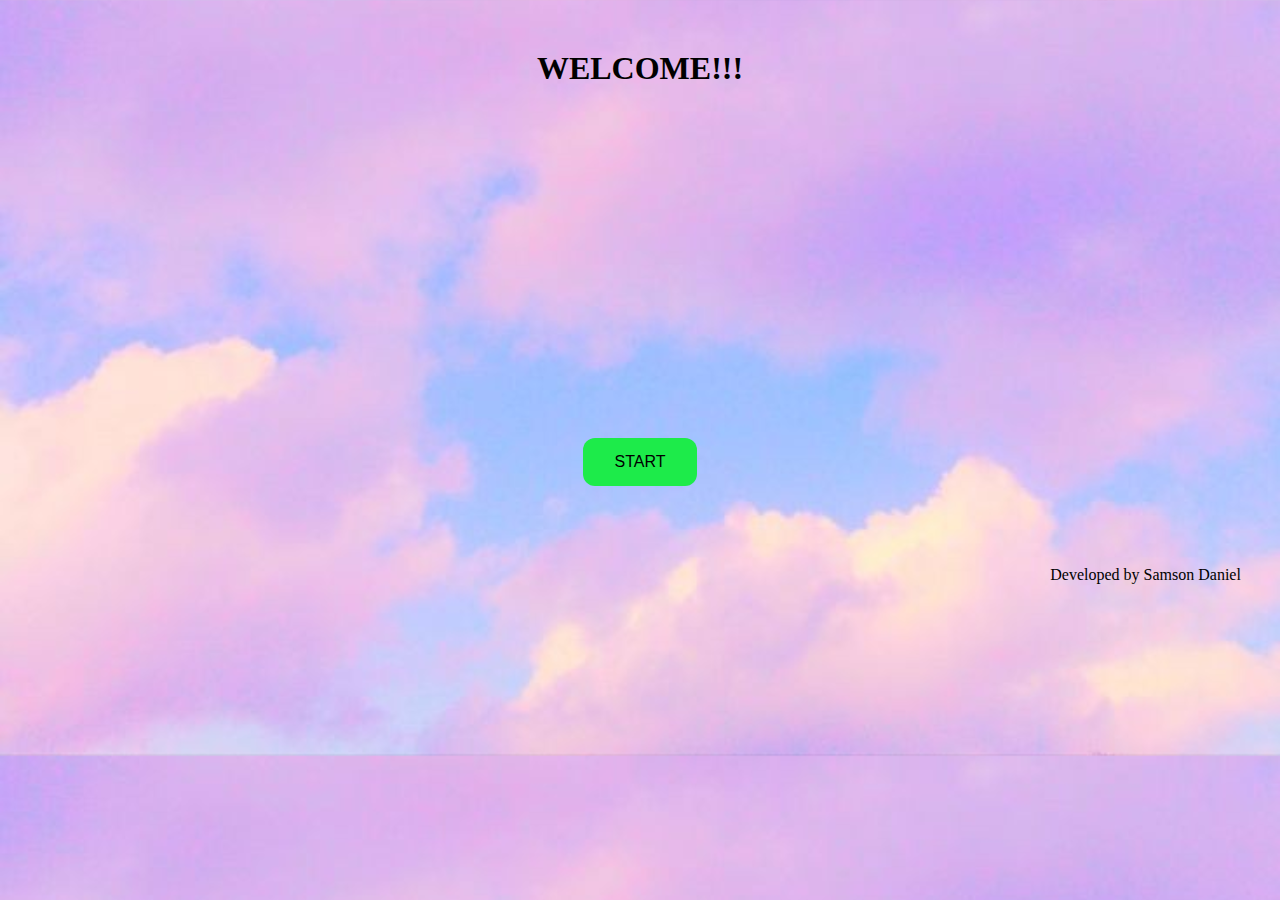
<file: index.html>
<!DOCTYPE html>
<html>
<head>
    <meta name="viewport" content="width=device-width">
    <meta charset="UTF-8">
    <link rel="stylesheet" href="./home.css">
    <title>
        Home
    </title>
    <style> 
        
    </style>
</head>
<body>
    
    <div id="data">
        <H1 id="head1">
            WELCOME!!!
        </H1>
    </div>
    <div id="but">
        <button id="button" onclick="location.href='./game.html'" type="button">
            START
        </button>
            <!-- <p class="lead"> -->
                <!-- <a href="./index.html" class="btn btn-lg btn-light fw-bold border-white bg-white">Start</a> -->
            <!-- </p> -->
    </div>
    <footer>
        Developed by Samson Daniel
    </footer>
    
</body>
</html>
</file>
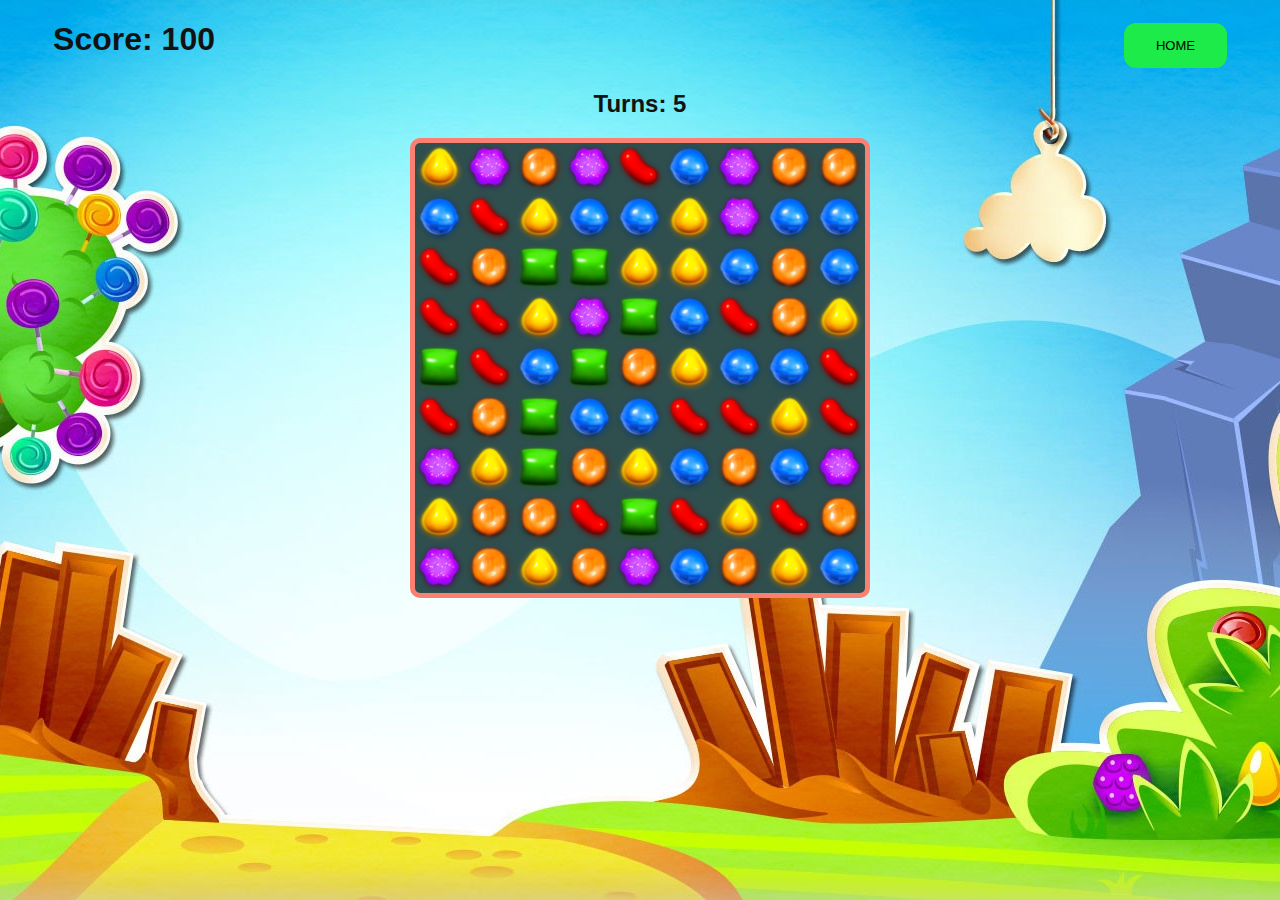
<file: game.html>
<!DOCTYPE html>
<html>
    <head>
        <meta charset="UTF-8">
        <meta name="viewport" content="width=device-width">
        <title>
            Candy Crush
        </title>
        <link rel="stylesheet" href="./candy.css">
        <script src="./candy.js"></script>
    </head>
</html>

<body>
    <div class="head">
        <h1 id="head1">Score: <span id="score">0</span>
            <button id="button" onclick="location.href='./index.html'" type="button">
                HOME
            </button> </h1>
        <h2 id="head2">Turns: <span id="turns">5</span></h2>
        
    </div>
    
    <div id="board">
    </div>

    
</body>
</file>
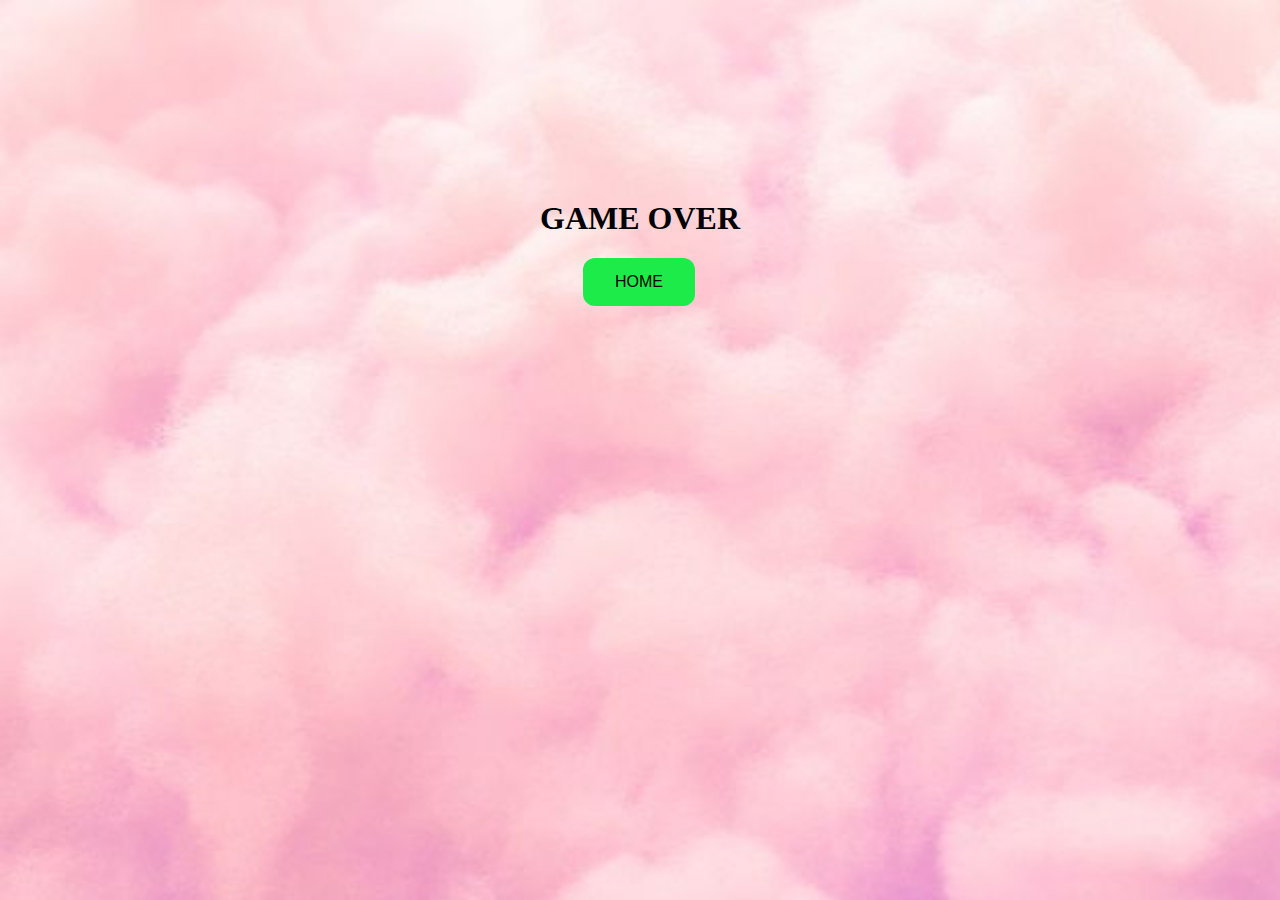
<file: gameover.html>
<!DOCTYPE html>
<html lang="en">
<head>
    <meta charset="UTF-8">
    <meta http-equiv="X-UA-Compatible" content="IE=edge">
    <meta name="viewport" content="width=device-width, initial-scale=1.0">
    <link rel="stylesheet" href="./gover.css">
    <title>GAME OVER</title>
</head>
<body>
    <h1 id="head1">GAME OVER</h1>

    <button id="button" onclick="location.href='./index.html'" type="button">
        HOME
    </button>    
</body>
</html>
</file>
<file: home.css>
body{
    background-image: url("./9defeef4a100ab56d06b172790f65b85.jpg");
    background-repeat: no-repeat fixed;
    background-size: cover;
    max-width: 100%;
    max-height: 100%;

    /* text-align: center; */

}
#head1
{
    margin-top: 50px;
    text-align: center;
    font-family: cursive;
}
#button{
    background-color: rgb(29, 235, 74);
    border: 2PX SOLID rgb(235, 204, 6);
    transition-duration: 0.4s;
    border-radius:13px;
    border: none;
    color: while;
    padding: 15px 32px;
    text-align: center;
    text-decoration: none;
    display:inline-block;
    font-size: 16px;
    border-radius: 2px;
    margin-top: 330px;
    border-radius: 12px;
    
}
#button:hover{
    background-color: rgb(220, 176, 34);
    color:white;
    box-shadow: 0 12px 16px 0 rgba(0,0,0,0.24),0 17px 50px 0 rgba(0,0,0,0.19);
}
#but
{
    text-align: center;
}
footer{
    text-align: center;
    margin-top: 80px;
    margin-left: 80%;
}
</file>
<file: candy.css>
body{
    background: url("./background.jpg") no-repeat center center fixed;
    background-size: cover;
    font-family: Arial,Helvetica,sans-serif;
    color:rgb(19, 18, 18);
    text-align:center;

}
#board{
    width: 450px;
    height: 450px;
    background-color:darkslategray;
    border : 5px solid salmon;
    border-radius: 10px;
    margin:0 auto;
    display: flex;
    flex-wrap:wrap;
}

#board img{
    width: 50px;
    height: 50px;
}
#button{
    background-color: rgb(29, 235, 74);
    border: 2PX SOLID rgb(247, 206, 4);
    transition-duration: 0.4s;
    border-radius:13px;
    border: none;
    color: while;
    padding: 15px 32px;
    text-align: center;
    text-decoration: none;
    display:inline-block;
    font-size: 13px;
    margin-left: 900px;
    border-radius: 12px;
    grid-area: but;
}
#button:hover{
    background-color: rgb(220, 176, 34);
    color:white;
    box-shadow: 0 12px 16px 0 rgba(0,0,0,0.24),0 17px 50px 0 rgba(0,0,0,0.19);
}
.head{
    /* height: 100px; */
    grid-template-areas: 'head1 head2 but';
}
#head1{
    grid-area: score;
}
#head2{
    /* height: 2px; */
    grid-area: turns;
}
</file>
<file: gover.css>
body{
    background-image: url("./Premium\ Photo\ _\ Colorful\ pink\ fluffy\ cotton\ candy\ background\,\ soft\ color\ sweet\ candyfloss\,\ abstract\ blurre.jfif");
    background-size: cover;
}
#button{
    background-color: rgb(29, 235, 74);
    border: 2PX SOLID rgb(235, 204, 6);
    transition-duration: 0.4s;
    border-radius:13px;
    border: none;
    color: while;
    padding: 15px 32px;
    text-align: center;
    text-decoration: none;
    display:inline-block;
    font-size: 16px;
    border-radius: 2px;
    margin-left: 575px;
    border-radius: 12px;
    
}
#button:hover{
    background-color: rgb(220, 176, 34);
    color:white;
    box-shadow: 0 12px 16px 0 rgba(0,0,0,0.24),0 17px 50px 0 rgba(0,0,0,0.19);
}
#head1{
    text-align: center;
    margin-top: 200px;
    text-size-adjust: 50px;
}
</file>
